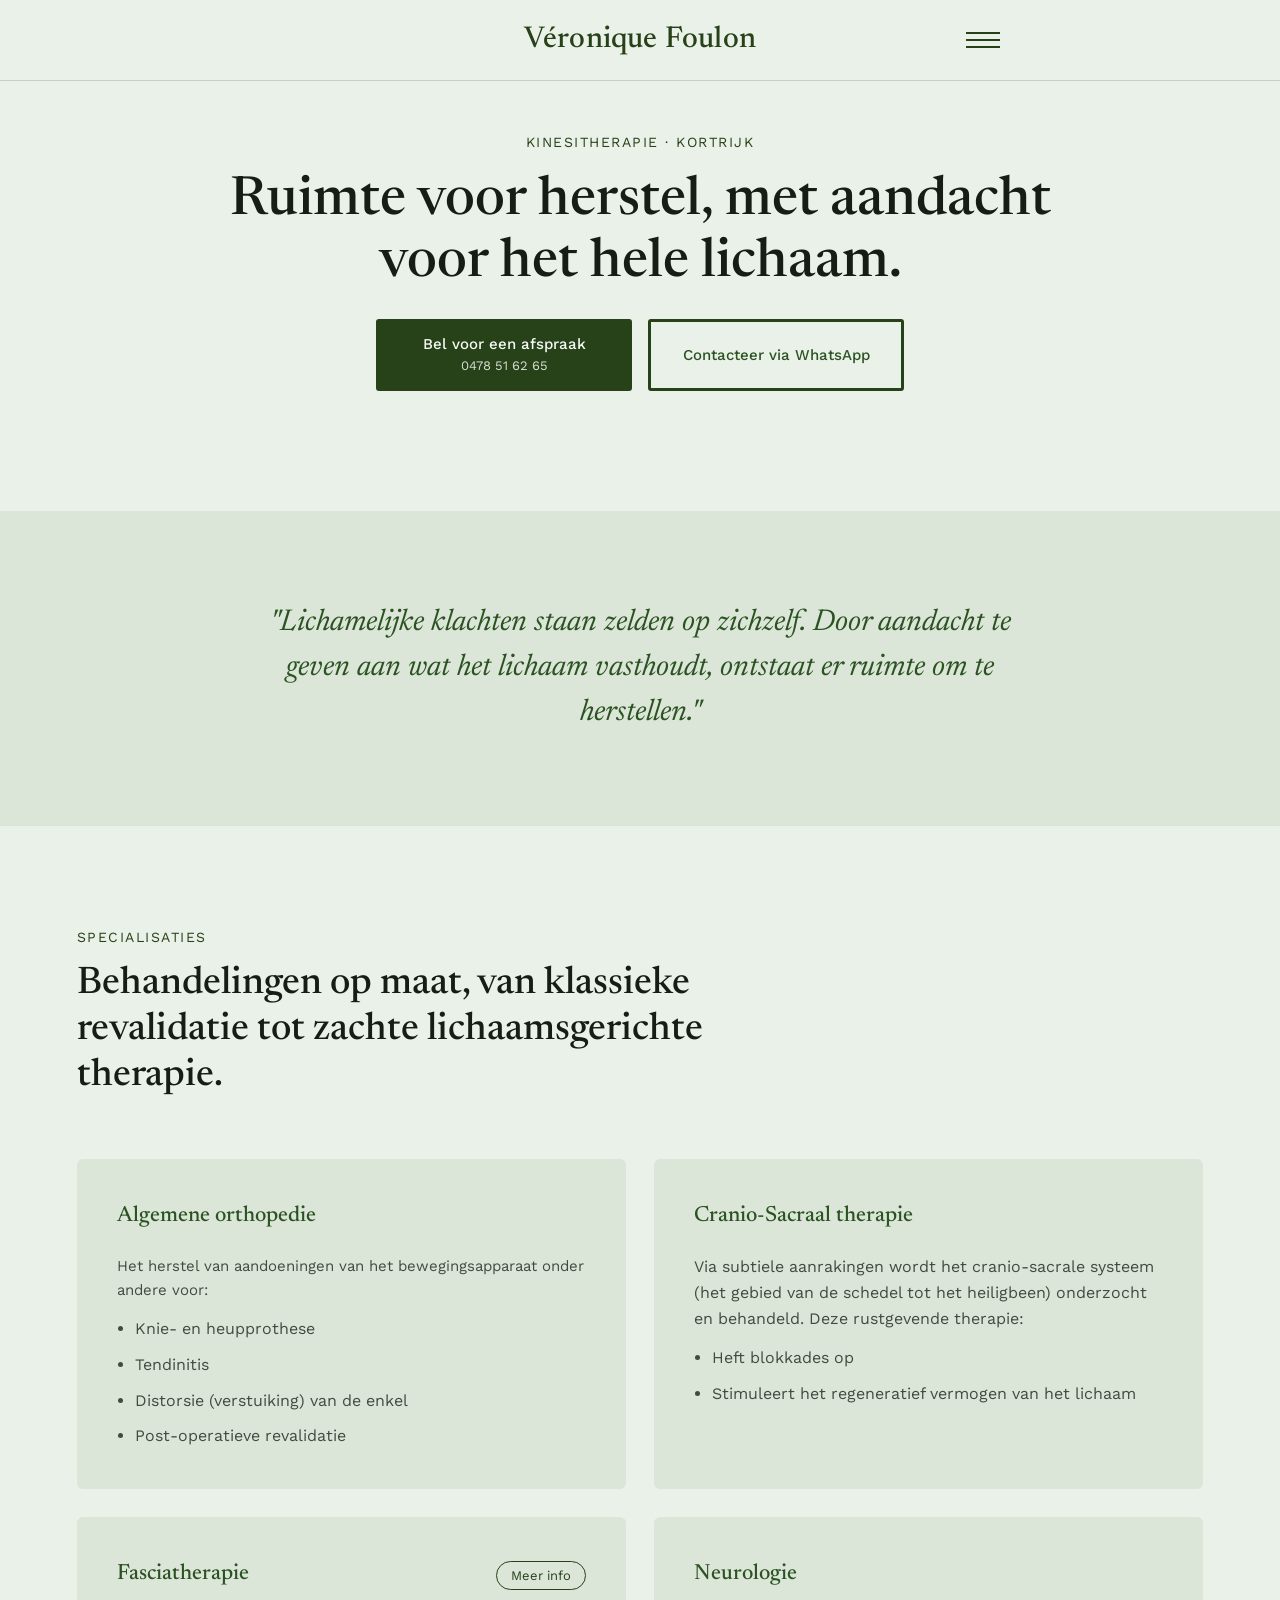
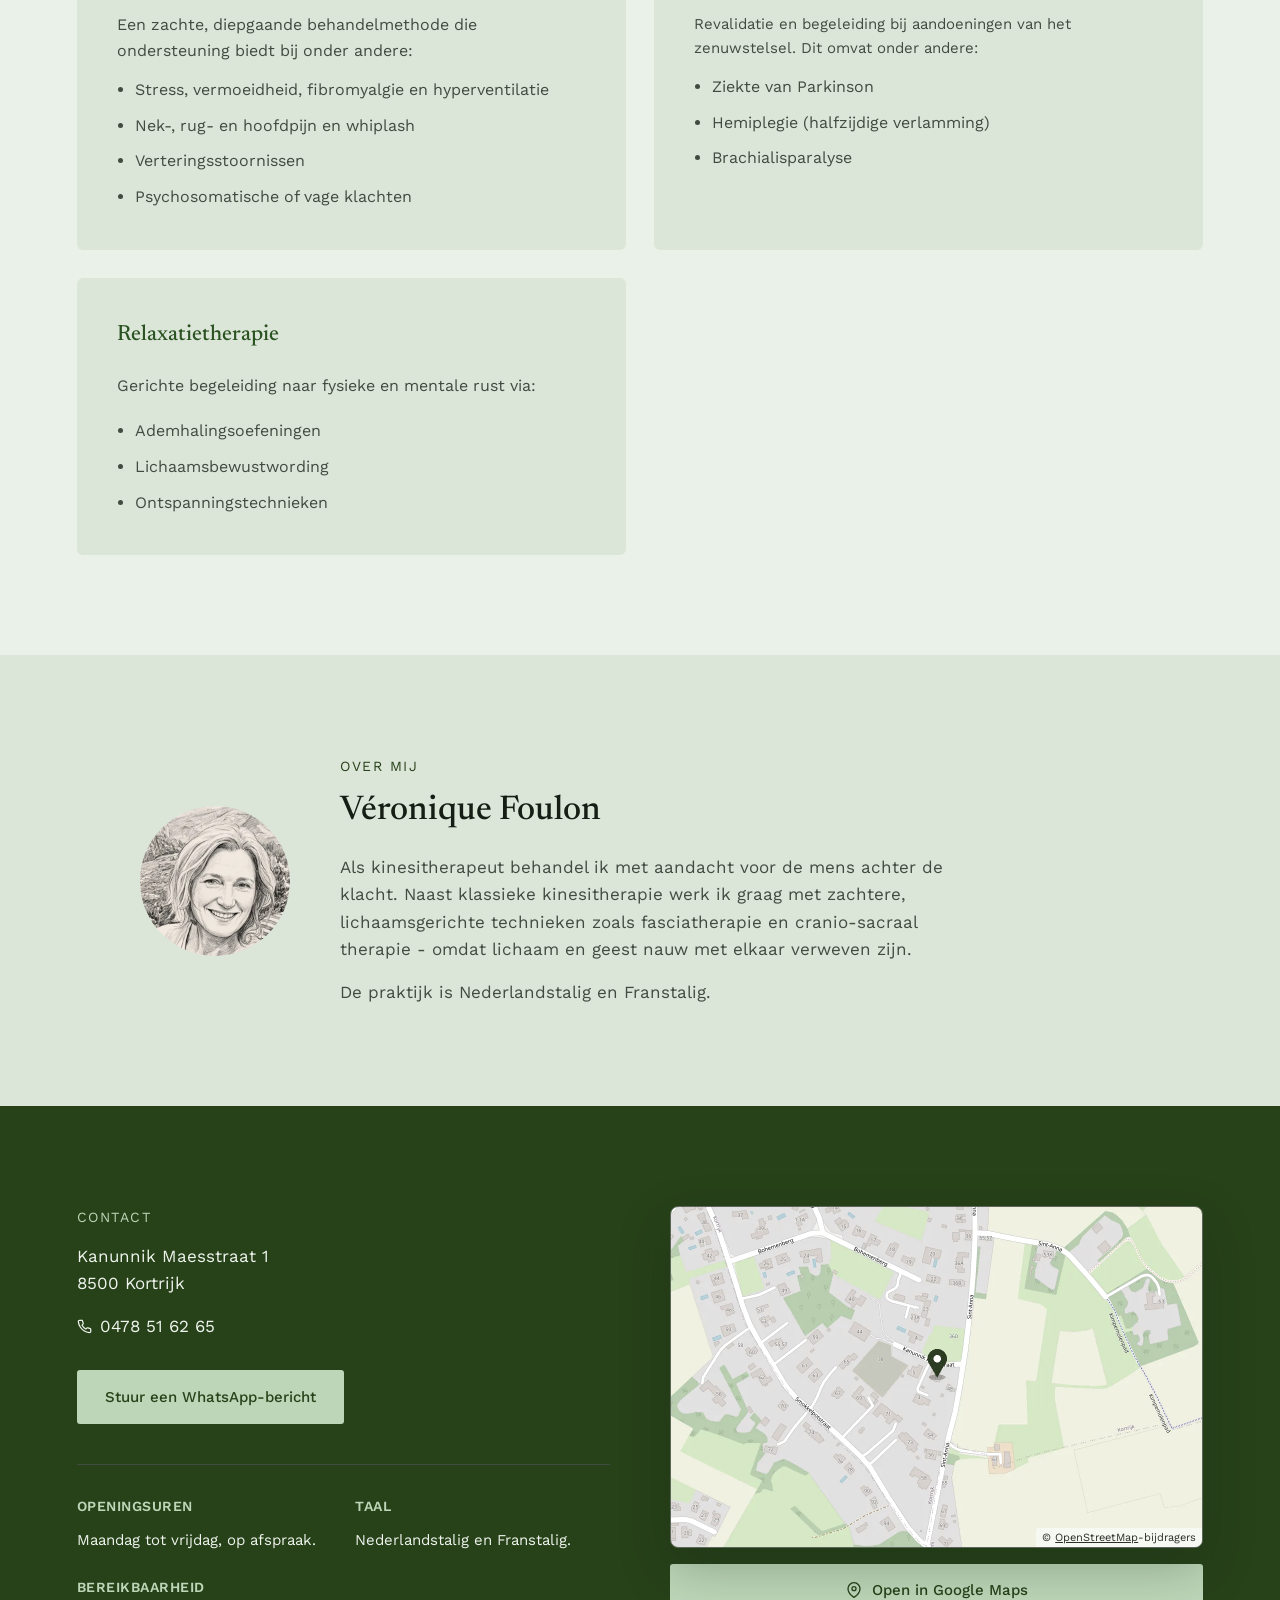
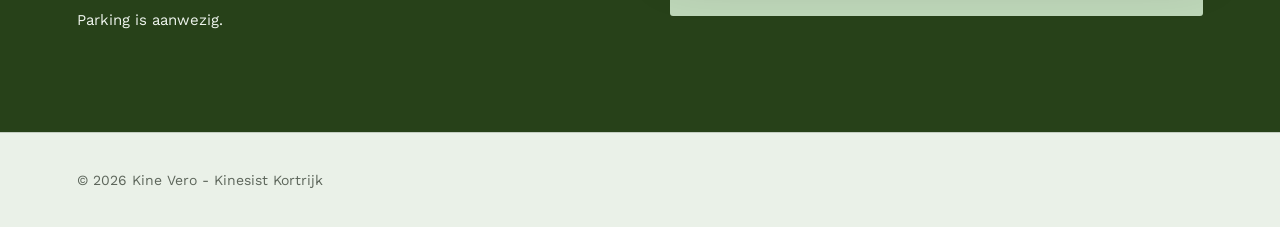
<file: docs/index.html>
<!DOCTYPE html>
<html lang="nl-BE">
<head>
<meta charset="utf-8">
<meta name="viewport" content="width=device-width, initial-scale=1">
<!-- ==================== SEO / GEO ==================== -->
<title>Kinesist Kortrijk - Véronique Foulon | Fasciatherapie</title>
<meta name="description" content="Kinesitherapie in Kortrijk: orthopedie, fasciatherapie, cranio-sacraal therapie, neurologie en relaxatie. Parking, op afspraak, Nederlands en Frans.">
<meta name="robots" content="index, follow, max-image-preview:large, max-snippet:-1">
<link rel="canonical" href="https://kine-vero.be/">
<meta name="author" content="Véronique Foulon">
<meta name="theme-color" content="#eaf1e8">

<!-- Open Graph / social -->
<meta property="og:type" content="website">
<meta property="og:locale" content="nl_BE">
<meta property="og:site_name" content="Véronique Foulon - Kinesitherapie">
<meta property="og:title" content="Kinesitherapie Kortrijk - Véronique Foulon | Fasciatherapie">
<meta property="og:description" content="Orthopedische revalidatie, fasciatherapie, cranio-sacraal therapie, neurologie en relaxatietherapie in Kortrijk. Op afspraak, Nederlands en Frans.">
<meta property="og:url" content="https://kine-vero.be/">
<meta property="og:image" content="https://kine-vero.be/assets/veronique-profielfoto.jpg">
<meta property="og:image:width" content="630">
<meta property="og:image:height" content="840">
<meta property="og:image:alt" content="Véronique Foulon, kinesitherapeut in Kortrijk">


<!-- Icons -->
<link rel="icon" href="/favicon.svg" type="image/svg+xml">

<!-- Lettertypes: zelf gehost (privacy: geen verbinding met Google Fonts) -->
<link rel="preload" href="assets/fonts/worksans-latin.woff2" as="font" type="font/woff2" crossorigin>
<link rel="preload" href="assets/fonts/newsreader-latin.woff2" as="font" type="font/woff2" crossorigin>
<link rel="stylesheet" href="assets/fonts/fonts.css">


<script type="application/ld+json">
{
  "@context": "https://schema.org",
  "@graph": [
    {
      "@type": "WebSite",
      "@id": "https://kine-vero.be/#website",
      "url": "https://kine-vero.be/",
      "name": "Véronique Foulon - Kinesitherapie",
      "inLanguage": "nl-BE",
      "publisher": { "@id": "https://kine-vero.be/#praktijk" }
    },
    {
      "@type": ["Physiotherapy", "MedicalClinic"],
      "@id": "https://kine-vero.be/#praktijk",
      "name": "Véronique Foulon - Kinesitherapie",
      "alternateName": "Kine Vero",
      "description": "Kinesitherapiepraktijk in Kortrijk met klassieke revalidatie en zachte, lichaamsgerichte technieken zoals fasciatherapie en cranio-sacraal therapie.",
      "slogan": "Ruimte voor herstel, met aandacht voor het hele lichaam.",
      "url": "https://kine-vero.be/",
      "telephone": "+32478516265",
      "image": "https://kine-vero.be/assets/veronique-profielfoto.jpg",
      "medicalSpecialty": "Physiotherapy",
      "address": {
        "@type": "PostalAddress",
        "streetAddress": "Kanunnik Maesstraat 1",
        "postalCode": "8500",
        "addressLocality": "Kortrijk",
        "addressRegion": "West-Vlaanderen",
        "addressCountry": "BE"
      },
      "geo": {
        "@type": "GeoCoordinates",
        "latitude": 50.7876504,
        "longitude": 3.2482861
      },
      "hasMap": "https://maps.google.com/?cid=3755959657822182281",
      "sameAs": [
        "https://maps.google.com/?cid=3755959657822182281",
        "https://maps.app.goo.gl/LtLHQtQEvgstW5Zx5"
      ],
      "areaServed": { "@type": "City", "name": "Kortrijk" },
      "availableLanguage": [
        { "@type": "Language", "name": "Nederlands", "alternateName": "nl-BE" },
        { "@type": "Language", "name": "Frans", "alternateName": "fr-BE" }
      ],
      "amenityFeature": {
        "@type": "LocationFeatureSpecification",
        "name": "Parking",
        "value": true
      },
      "employee": {
        "@type": "Person",
        "@id": "https://kine-vero.be/#veronique-foulon",
        "name": "Véronique Foulon",
        "jobTitle": "Kinesitherapeut",
        "image": "https://kine-vero.be/assets/veronique-profielfoto.jpg",
        "knowsLanguage": ["nl-BE", "fr-BE"]
      },
      "availableService": [
        {
          "@type": "MedicalTherapy",
          "name": "Algemene orthopedie",
          "description": "Het herstel van aandoeningen van het bewegingsapparaat, onder andere knie- en heupprothese, tendinitis, distorsie van de enkel en post-operatieve revalidatie."
        },
        {
          "@type": "MedicalTherapy",
          "name": "Cranio-sacraal therapie",
          "description": "Via subtiele aanrakingen wordt het cranio-sacrale systeem onderzocht en behandeld. Deze rustgevende therapie heft blokkades op en stimuleert het regeneratief vermogen van het lichaam."
        },
        {
          "@type": "MedicalTherapy",
          "name": "Fasciatherapie",
          "description": "Een zachte, diepgaande behandelmethode die ondersteuning biedt bij onder andere stress, vermoeidheid, fibromyalgie, hyperventilatie, nek-, rug- en hoofdpijn, whiplash, verteringsstoornissen en psychosomatische of vage klachten."
        },
        {
          "@type": "MedicalTherapy",
          "name": "Neurologie",
          "description": "Revalidatie en begeleiding bij aandoeningen van het zenuwstelsel, onder andere de ziekte van Parkinson, hemiplegie en brachialisparalyse."
        },
        {
          "@type": "MedicalTherapy",
          "name": "Relaxatietherapie",
          "description": "Gerichte begeleiding naar fysieke en mentale rust via ademhalingsoefeningen, lichaamsbewustwording en ontspanningstechnieken."
        }
      ]
    }
  ]
}
</script>
<!-- ================== EINDE SEO / GEO ================== -->

<style>
  :root { --hp: 50px 6vw 120px; --sp: 100px 6vw; --spec: minmax(0,1fr) minmax(0,1fr); --om: 150px 1fr; --co: minmax(0,1fr) minmax(0,1fr); --pw: 150px; --ompo: 1; --omto: 2; }
  @media (max-width: 760px) { :root { --hp: 40px 6vw 70px; --sp: 60px 6vw; --spec: 1fr; --om: 1fr; --co: 1fr; --pw: 90px; --ompo: 2; --omto: 1; } .merk { font-size: 24px !important; } }
  body { margin: 0; }
  a { color: #2b5322; text-decoration: none; }
  a:hover { color: #274119; }
  ::selection { background: oklch(85% 0.05 140); }
  .merk { font-size: 30px; }
  .foto { width: var(--pw); height: var(--pw); border-radius: 50%; object-fit: cover; object-position: center 20%; order: var(--ompo); justify-self: center; }
  .tip { display: none; }
  .fi:hover ~ .tip, .fi:focus ~ .tip { display: block; }
</style>
</head>
<body>
<div style="font-family: 'Work Sans', sans-serif; background: oklch(95% 0.014 140); color: oklch(24% 0.015 140); line-height: 1.6; overflow-x: hidden;">

  <!-- NAV -->
  <nav style="position: sticky; top: 0; z-index: 50; display: flex; flex-direction: column; align-items: center; gap: 16px; padding: 16px 4vw; background: oklch(95% 0.014 140 / 0.92); backdrop-filter: blur(8px); border-bottom: 1px solid oklch(84% 0.02 140);">
    <div style="display: flex; align-items: center; justify-content: center; gap: 14px; width: 100%; max-width: 720px; position: relative;">
      <a href="#top" class="merk" style="font-family: 'Newsreader', serif; font-weight: 500; color: #274119; letter-spacing: 0.2px; white-space: nowrap;">Véronique Foulon</a>
      <button id="menu-btn" aria-label="Menu" aria-expanded="false" aria-controls="nav-rij" style="position: absolute; right: 0; display: flex; flex-direction: column; justify-content: center; gap: 5px; width: 34px; height: 34px; background: none; border: none; cursor: pointer; padding: 0;">
        <span style="display: block; width: 100%; height: 2px; background: #274119;"></span>
        <span style="display: block; width: 100%; height: 2px; background: #274119;"></span>
        <span style="display: block; width: 100%; height: 2px; background: #274119;"></span>
      </button>
    </div>
    <div id="nav-rij" style="display: none; align-items: center; gap: clamp(6px, 2vw, 16px); flex-wrap: nowrap; justify-content: center; width: 100%; max-width: 720px;">
      <a href="#specialisaties" style="flex: 1 1 0; min-width: 0; text-align: center; font-size: clamp(9px, 2.6vw, 16px); color: #2b5322; border: 1.5px solid #274119; border-radius: 3px; padding: clamp(4px, 1.2vw, 8px) clamp(3px, 1vw, 12px); white-space: nowrap;"><b style="font-size: clamp(14px, 3.2vw, 18px)">Specialisaties</b></a>
      <a href="#over-mij" style="flex: 1 1 0; min-width: 0; text-align: center; font-size: clamp(9px, 2.6vw, 16px); color: #2b5322; border: 1.5px solid #274119; border-radius: 3px; padding: clamp(4px, 1.2vw, 8px) clamp(3px, 1vw, 12px); white-space: nowrap;"><b style="font-size: clamp(14px, 3.2vw, 18px)">Over mij</b></a>
      <a href="#contact" style="flex: 1 1 0; min-width: 0; text-align: center; font-size: clamp(9px, 2.6vw, 16px); color: #2b5322; border: 1.5px solid #274119; border-radius: 3px; padding: clamp(4px, 1.2vw, 8px) clamp(3px, 1vw, 12px); white-space: nowrap;"><b style="font-size: clamp(14px, 3.2vw, 18px)">Contact</b></a>
    </div>
  </nav>

  <main>
  <!-- HERO -->
  <section id="top" style="padding: var(--hp); max-width: 900px; margin: 0 auto; text-align: center;">
    <p style="font-size: 14px; letter-spacing: 1.5px; text-transform: uppercase; color: #274119; margin: 0 0 18px;">Kinesitherapie · Kortrijk</p>
    <h1 style="font-family: 'Newsreader', serif; font-size: clamp(36px, 4.2vw, 56px); font-weight: 500; line-height: 1.15; margin: 0 auto 24px; color: oklch(22% 0.02 140);">Ruimte voor herstel, met aandacht voor het hele lichaam.</h1>
    <div style="display: flex; gap: 16px; flex-wrap: wrap; justify-content: center;">
      <a href="tel:+32478516265" style="flex: 1 1 0; min-width: 180px; max-width: 210px; padding: 12px 20px; border: 3px solid #274119; background: #274119; color: oklch(98% 0.01 140); border-radius: 3px; font-size: 15px; font-weight: 500; text-align: center; line-height: 1.4;">Bel voor een afspraak<br><span style="font-size: 13px; font-weight: 400; opacity: 0.85;">0478 51 62 65</span></a>
      <a href="https://wa.me/32478516265" target="_blank" rel="noopener" style="flex: 1 1 0; min-width: 180px; max-width: 210px; display: flex; align-items: center; justify-content: center; padding: 12px 20px; border: 3px solid #274119; color: #2b5322; border-radius: 3px; font-size: 15px; font-weight: 500;">Contacteer via WhatsApp</a>
    </div>
  </section>

  <!-- VISIE -->
  <section style="background: oklch(91% 0.02 140); padding: 90px 6vw;">
    <div style="max-width: 760px; margin: 0 auto; text-align: center;">
      <p style="font-family: 'Newsreader', serif; font-style: italic; font-size: clamp(22px, 2.4vw, 30px); line-height: 1.5; color: #2b5322; margin: 0;">"Lichamelijke klachten staan zelden op zichzelf. Door aandacht te geven aan wat het lichaam vasthoudt, ontstaat er ruimte om te herstellen."</p>
    </div>
  </section>

  <!-- SPECIALISATIES -->
  <section id="specialisaties" style="padding: var(--sp); max-width: 1200px; margin: 0 auto;">
    <div style="max-width: 640px; margin: 0 0 60px;">
      <h2 style="font-family: inherit; font-size: 14px; font-weight: 400; letter-spacing: 1.5px; text-transform: uppercase; color: #274119; margin: 0 0 14px;">Specialisaties</h2>
      <p style="font-family: 'Newsreader', serif; font-size: clamp(28px, 3vw, 38px); font-weight: 500; line-height: 1.2; margin: 0; color: oklch(22% 0.02 140);">Behandelingen op maat, van klassieke revalidatie tot zachte lichaamsgerichte therapie.</p>
    </div>

    <div style="display: grid; grid-template-columns: var(--spec); gap: 28px;">
      <div style="background: oklch(91% 0.02 140); border-radius: 6px; padding: 40px;">
        <h3 style="font-family: 'Newsreader', serif; font-size: 22px; font-weight: 500; margin: 0 0 20px; color: #2b5322;">Algemene orthopedie</h3>
        <p style="color: oklch(40% 0.02 140); font-size: 15px; margin: 0 0 14px;">Het herstel van aandoeningen van het bewegingsapparaat onder andere voor:</p>
        <ul style="margin: 0; padding: 0 0 0 18px; color: oklch(40% 0.02 140); font-size: 16px;">
          <li style="margin-bottom: 10px;">Knie- en heupprothese</li>
          <li style="margin-bottom: 10px;">Tendinitis</li>
          <li style="margin-bottom: 10px;">Distorsie (verstuiking) van de enkel</li>
          <li>Post-operatieve revalidatie</li>
        </ul>
      </div>
      <div style="background: oklch(91% 0.02 140); border-radius: 6px; padding: 40px;">
        <h3 style="font-family: 'Newsreader', serif; font-size: 22px; font-weight: 500; margin: 0 0 20px; color: #2b5322;">Cranio-Sacraal therapie</h3>
        <p style="color: oklch(40% 0.02 140); font-size: 16px; margin: 0 0 14px;">Via subtiele aanrakingen wordt het cranio-sacrale systeem (het gebied van de schedel tot het heiligbeen) onderzocht en behandeld. Deze rustgevende therapie:</p>
        <ul style="margin: 0; padding: 0 0 0 18px; color: oklch(40% 0.02 140); font-size: 16px;">
          <li style="margin-bottom: 10px;">Heft blokkades op</li>
          <li>Stimuleert het regeneratief vermogen van het lichaam</li>
        </ul>
      </div>
      <div style="position: relative; background: oklch(91% 0.02 140); border-radius: 6px; padding: 40px;">
        <div style="display: flex; align-items: center; justify-content: space-between; gap: 12px; margin-bottom: 20px; position: relative;">
          <h3 style="font-family: 'Newsreader', serif; font-size: 22px; font-weight: 500; margin: 0; color: #2b5322;">Fasciatherapie</h3>
          <span class="fi" tabindex="0" style="cursor: default; flex-shrink: 0;">
            <span style="font-size: 13px; color: #274119; border: 1.5px solid #274119; border-radius: 999px; padding: 6px 14px; white-space: nowrap;">Meer info</span>
          </span>
          <div class="tip" style="position: absolute; top: 34px; right: 0; z-index: 10; width: 260px; background: #274119; color: oklch(96% 0.01 140); font-family: 'Work Sans', sans-serif; font-weight: 400; font-size: 14px; line-height: 1.5; padding: 14px 16px; border-radius: 6px; box-shadow: 0 8px 24px oklch(25% 0.04 140 / 0.22);">Zachte manuele therapie die inwerkt op het bindweefsel (fascia) om spanningen los te maken en de doorbloeding te verbeteren.</div>
        </div>
        <p style="color: oklch(40% 0.02 140); font-size: 16px; margin: 0 0 14px;">Een zachte, diepgaande behandelmethode die ondersteuning biedt bij onder andere:</p>
        <ul style="margin: 0; padding: 0 0 0 18px; color: oklch(40% 0.02 140); font-size: 16px;">
          <li style="margin-bottom: 10px;">Stress, vermoeidheid, fibromyalgie en hyperventilatie</li>
          <li style="margin-bottom: 10px;">Nek-, rug- en hoofdpijn en whiplash</li>
          <li style="margin-bottom: 10px;">Verteringsstoornissen</li>
          <li>Psychosomatische of vage klachten</li>
        </ul>
      </div>
      <div style="background: oklch(91% 0.02 140); border-radius: 6px; padding: 40px;">
        <h3 style="font-family: 'Newsreader', serif; font-size: 22px; font-weight: 500; margin: 0 0 20px; color: #2b5322;">Neurologie</h3>
        <p style="color: oklch(40% 0.02 140); font-size: 15px; margin: 0 0 14px;">Revalidatie en begeleiding bij aandoeningen van het zenuwstelsel. Dit omvat onder andere:</p>
        <ul style="margin: 0; padding: 0 0 0 18px; color: oklch(40% 0.02 140); font-size: 16px;">
          <li style="margin-bottom: 10px;">Ziekte van Parkinson</li>
          <li style="margin-bottom: 10px;">Hemiplegie (halfzijdige verlamming)</li>
          <li>Brachialisparalyse</li>
        </ul>
      </div>
      <div style="background: oklch(91% 0.02 140); border-radius: 6px; padding: 40px;">
        <h3 style="font-family: 'Newsreader', serif; font-size: 22px; font-weight: 500; margin: 0 0 20px; color: #2b5322;">Relaxatietherapie</h3>
        <p style="color: oklch(40% 0.02 140); font-size: 16px; margin: 0 0 20px;">Gerichte begeleiding naar fysieke en mentale rust via:</p>
        <ul style="margin: 0; padding: 0 0 0 18px; color: oklch(40% 0.02 140); font-size: 16px;">
          <li style="margin-bottom: 10px;">Ademhalingsoefeningen</li>
          <li style="margin-bottom: 10px;">Lichaamsbewustwording</li>
          <li>Ontspanningstechnieken</li>
        </ul>
      </div>
    </div>
  </section>

  <!-- OVER MIJ -->
  <section id="over-mij" style="background: oklch(91% 0.02 140); padding: var(--sp);">
    <div style="max-width: 1000px; margin: 0 auto; display: grid; grid-template-columns: var(--om); gap: 50px; align-items: center;">
      
        <img class="foto" src="assets/veronique-profielfoto-450.webp" alt="Véronique Foulon, kinesitherapeut in Kortrijk" width="450" height="600" decoding="async">
      
      <div style="order: var(--omto);">
        <h2 style="font-family: inherit; font-size: 14px; font-weight: 400; letter-spacing: 1.5px; text-transform: uppercase; color: #274119; margin: 0 0 14px;">Over mij</h2>
        <p style="font-family: 'Newsreader', serif; font-size: clamp(26px, 2.8vw, 34px); font-weight: 500; line-height: 1.2; margin: 0 0 22px; color: oklch(22% 0.02 140);">Véronique Foulon</p>
        <p style="color: oklch(40% 0.02 140); font-size: 17px; margin: 0 0 16px; max-width: 620px;">Als kinesitherapeut behandel ik met aandacht voor de mens achter de klacht. Naast klassieke kinesitherapie werk ik graag met zachtere, lichaamsgerichte technieken zoals fasciatherapie en cranio-sacraal therapie - omdat lichaam en geest nauw met elkaar verweven zijn.</p>
        <p style="color: oklch(40% 0.02 140); font-size: 17px; margin: 0; max-width: 620px;">De praktijk is Nederlandstalig en Franstalig.</p>
      </div>
    </div>
  </section>

  <!-- PRAKTISCH & CONTACT -->
  <section id="contact" style="background: #274119; padding: var(--sp); color: oklch(96% 0.01 140);">
    <div style="max-width: 1200px; margin: 0 auto; display: grid; grid-template-columns: var(--co); gap: 60px; align-items: start;">
      <div>
        <h2 style="font-size: 14px; font-weight: 400; letter-spacing: 1.5px; text-transform: uppercase; color: oklch(85% 0.05 140); margin: 0 0 14px;">Contact</h2>
                <div style="display: flex; flex-direction: column; gap: 16px; font-size: 17px;">
          <p style="margin: 0;">Kanunnik Maesstraat 1<br>8500 Kortrijk</p>
          <p style="margin: 0; display: flex; align-items: center; gap: 8px;">
            <svg width="15" height="15" viewBox="0 0 24 24" fill="none" stroke="currentColor" stroke-width="2" stroke-linecap="round" stroke-linejoin="round" style="flex-shrink: 0;"><path d="M22 16.92v3a2 2 0 0 1-2.18 2 19.79 19.79 0 0 1-8.63-3.07 19.5 19.5 0 0 1-6-6 19.79 19.79 0 0 1-3.07-8.67A2 2 0 0 1 4.11 2h3a2 2 0 0 1 2 1.72c.127.96.362 1.903.7 2.81a2 2 0 0 1-.45 2.11L8.09 9.91a16 16 0 0 0 6 6l1.27-1.27a2 2 0 0 1 2.11-.45c.907.338 1.85.573 2.81.7A2 2 0 0 1 22 16.92z"></path></svg>
            <a href="tel:+32478516265" style="color: oklch(96% 0.01 140);">0478 51 62 65</a>
          </p>
        </div>
        <a href="https://wa.me/32478516265?text=Hallo%2C%20ik%20ben%20X%20en%20zou%20graag%20een%20afspraak%20maken%20omwille%20van%20X.%0AGroeten%2C%0AX" target="_blank" rel="noopener" style="display: inline-block; margin-top: 30px; padding: 15px 28px; background: oklch(85% 0.05 140); color: #274119; border-radius: 3px; font-size: 15px; font-weight: 500;">Stuur een WhatsApp-bericht</a>
        <div style="display: grid; grid-template-columns: 1fr 1fr; gap: 24px; margin-top: 40px; padding-top: 30px; border-top: 1px solid oklch(40% 0.02 140);">
          <div>
            <h3 style="font-size: 14px; letter-spacing: 0.5px; text-transform: uppercase; color: oklch(85% 0.05 140); margin: 0 0 10px;">Openingsuren</h3>
            <p style="margin: 0; font-size: 15px;">Maandag tot vrijdag, op afspraak.</p>
          </div>
          <div>
            <h3 style="font-size: 14px; letter-spacing: 0.5px; text-transform: uppercase; color: oklch(85% 0.05 140); margin: 0 0 10px;">Taal</h3>
            <p style="margin: 0; font-size: 15px;">Nederlandstalig en Franstalig.</p>
          </div>
          <div>
            <h3 style="font-size: 14px; letter-spacing: 0.5px; text-transform: uppercase; color: oklch(85% 0.05 140); margin: 0 0 10px;">Bereikbaarheid</h3>
            <p style="margin: 0; font-size: 15px;">Parking is aanwezig.</p>
          </div>
        </div>
      </div>
      
        <div>
          <div style="position: relative; border-radius: 8px; overflow: hidden; box-shadow: 0 20px 50px oklch(25% 0.04 140 / 0.28); border: 1px solid oklch(50% 0.02 140);">
            <!-- Statische kaart (zelf gehost, geen verbinding met Google bij het laden). Klik opent Google Maps. -->
            <a href="https://maps.app.goo.gl/H7JmxQB6uwbY7vcf8" target="_blank" rel="noopener" aria-label="Locatie Kanunnik Maesstraat 1, Kortrijk - open in Google Maps" style="display: block;">
              <img src="assets/kaart-kortrijk.webp" alt="Kaart met de locatie van de praktijk: Kanunnik Maesstraat 1, 8500 Kortrijk" width="700" height="340" loading="lazy" decoding="async" style="width: 100%; height: 340px; object-fit: cover; object-position: center; border: 0; display: block; filter: saturate(0.6) contrast(1.02);">
            </a>
            <span style="position: absolute; right: 0; bottom: 0; background: oklch(98% 0.005 140 / 0.85); color: oklch(30% 0.015 140); font-size: 11px; line-height: 1.4; padding: 2px 6px; border-top-left-radius: 3px;">© <a href="https://www.openstreetmap.org/copyright" target="_blank" rel="noopener" style="color: inherit; text-decoration: underline;">OpenStreetMap</a>-bijdragers</span>
          </div>
          <a href="https://maps.app.goo.gl/H7JmxQB6uwbY7vcf8" target="_blank" rel="noopener" style="margin-top: 16px; display: flex; align-items: center; justify-content: center; gap: 10px; background: oklch(85% 0.05 140); color: #274119; font-size: 15px; font-weight: 500; padding: 14px 20px; border-radius: 3px; text-decoration: none;">
            <svg width="16" height="16" viewBox="0 0 24 24" fill="none" stroke="currentColor" stroke-width="2" stroke-linecap="round" stroke-linejoin="round"><path d="M21 10c0 7-9 13-9 13s-9-6-9-13a9 9 0 1 1 18 0z"></path><circle cx="12" cy="10" r="3"></circle></svg>
            Open in Google Maps
          </a>
        </div>
      
    </div>
  </section>

  </main>

  <!-- FOOTER -->
  <footer style="padding: 36px 6vw; background: oklch(95% 0.014 140); border-top: 1px solid oklch(84% 0.02 140); display: flex; justify-content: space-between; flex-wrap: wrap; gap: 12px;">
    <p style="margin: 0; font-size: 14px; color: oklch(50% 0.02 140);">© 2026 Kine Vero - Kinesist Kortrijk</p>
  </footer>

</div>
<script>
(function(){var b=document.getElementById('menu-btn'),r=document.getElementById('nav-rij');
b.addEventListener('click',function(){var o=r.style.display==='none';r.style.display=o?'flex':'none';b.setAttribute('aria-expanded',o);});})();
</script>
</body>
</html>
</file>
<file: docs/assets/fonts/fonts.css>
/* Zelf gehoste lettertypes (Newsreader + Work Sans, SIL Open Font License).
   Exact dezelfde woff2-bestanden en unicode-ranges als Google Fonts levert,
   zodat er bij het laden van de pagina geen verbinding met Google nodig is. */
/* latin-ext */
@font-face {
  font-family: 'Newsreader';
  font-style: italic;
  font-weight: 400;
  font-display: swap;
  src: url(newsreader-italic-latin-ext.woff2) format('woff2');
  unicode-range: U+0100-02BA, U+02BD-02C5, U+02C7-02CC, U+02CE-02D7, U+02DD-02FF, U+0304, U+0308, U+0329, U+1D00-1DBF, U+1E00-1E9F, U+1EF2-1EFF, U+2020, U+20A0-20AB, U+20AD-20C4, U+2113, U+2C60-2C7F, U+A720-A7FF;
}
/* latin */
@font-face {
  font-family: 'Newsreader';
  font-style: italic;
  font-weight: 400;
  font-display: swap;
  src: url(newsreader-italic-latin.woff2) format('woff2');
  unicode-range: U+0000-00FF, U+0131, U+0152-0153, U+02BB-02BC, U+02C6, U+02DA, U+02DC, U+0304, U+0308, U+0329, U+2000-206F, U+20AC, U+2122, U+2191, U+2193, U+2212, U+2215, U+FEFF, U+FFFD;
}
/* latin-ext */
@font-face {
  font-family: 'Newsreader';
  font-style: normal;
  font-weight: 400;
  font-display: swap;
  src: url(newsreader-latin-ext.woff2) format('woff2');
  unicode-range: U+0100-02BA, U+02BD-02C5, U+02C7-02CC, U+02CE-02D7, U+02DD-02FF, U+0304, U+0308, U+0329, U+1D00-1DBF, U+1E00-1E9F, U+1EF2-1EFF, U+2020, U+20A0-20AB, U+20AD-20C4, U+2113, U+2C60-2C7F, U+A720-A7FF;
}
/* latin */
@font-face {
  font-family: 'Newsreader';
  font-style: normal;
  font-weight: 400;
  font-display: swap;
  src: url(newsreader-latin.woff2) format('woff2');
  unicode-range: U+0000-00FF, U+0131, U+0152-0153, U+02BB-02BC, U+02C6, U+02DA, U+02DC, U+0304, U+0308, U+0329, U+2000-206F, U+20AC, U+2122, U+2191, U+2193, U+2212, U+2215, U+FEFF, U+FFFD;
}
/* latin-ext */
@font-face {
  font-family: 'Newsreader';
  font-style: normal;
  font-weight: 500;
  font-display: swap;
  src: url(newsreader-latin-ext.woff2) format('woff2');
  unicode-range: U+0100-02BA, U+02BD-02C5, U+02C7-02CC, U+02CE-02D7, U+02DD-02FF, U+0304, U+0308, U+0329, U+1D00-1DBF, U+1E00-1E9F, U+1EF2-1EFF, U+2020, U+20A0-20AB, U+20AD-20C4, U+2113, U+2C60-2C7F, U+A720-A7FF;
}
/* latin */
@font-face {
  font-family: 'Newsreader';
  font-style: normal;
  font-weight: 500;
  font-display: swap;
  src: url(newsreader-latin.woff2) format('woff2');
  unicode-range: U+0000-00FF, U+0131, U+0152-0153, U+02BB-02BC, U+02C6, U+02DA, U+02DC, U+0304, U+0308, U+0329, U+2000-206F, U+20AC, U+2122, U+2191, U+2193, U+2212, U+2215, U+FEFF, U+FFFD;
}
/* latin-ext */
@font-face {
  font-family: 'Newsreader';
  font-style: normal;
  font-weight: 600;
  font-display: swap;
  src: url(newsreader-latin-ext.woff2) format('woff2');
  unicode-range: U+0100-02BA, U+02BD-02C5, U+02C7-02CC, U+02CE-02D7, U+02DD-02FF, U+0304, U+0308, U+0329, U+1D00-1DBF, U+1E00-1E9F, U+1EF2-1EFF, U+2020, U+20A0-20AB, U+20AD-20C4, U+2113, U+2C60-2C7F, U+A720-A7FF;
}
/* latin */
@font-face {
  font-family: 'Newsreader';
  font-style: normal;
  font-weight: 600;
  font-display: swap;
  src: url(newsreader-latin.woff2) format('woff2');
  unicode-range: U+0000-00FF, U+0131, U+0152-0153, U+02BB-02BC, U+02C6, U+02DA, U+02DC, U+0304, U+0308, U+0329, U+2000-206F, U+20AC, U+2122, U+2191, U+2193, U+2212, U+2215, U+FEFF, U+FFFD;
}
/* latin-ext */
@font-face {
  font-family: 'Work Sans';
  font-style: normal;
  font-weight: 300;
  font-display: swap;
  src: url(worksans-latin-ext.woff2) format('woff2');
  unicode-range: U+0100-02BA, U+02BD-02C5, U+02C7-02CC, U+02CE-02D7, U+02DD-02FF, U+0304, U+0308, U+0329, U+1D00-1DBF, U+1E00-1E9F, U+1EF2-1EFF, U+2020, U+20A0-20AB, U+20AD-20C4, U+2113, U+2C60-2C7F, U+A720-A7FF;
}
/* latin */
@font-face {
  font-family: 'Work Sans';
  font-style: normal;
  font-weight: 300;
  font-display: swap;
  src: url(worksans-latin.woff2) format('woff2');
  unicode-range: U+0000-00FF, U+0131, U+0152-0153, U+02BB-02BC, U+02C6, U+02DA, U+02DC, U+0304, U+0308, U+0329, U+2000-206F, U+20AC, U+2122, U+2191, U+2193, U+2212, U+2215, U+FEFF, U+FFFD;
}
/* latin-ext */
@font-face {
  font-family: 'Work Sans';
  font-style: normal;
  font-weight: 400;
  font-display: swap;
  src: url(worksans-latin-ext.woff2) format('woff2');
  unicode-range: U+0100-02BA, U+02BD-02C5, U+02C7-02CC, U+02CE-02D7, U+02DD-02FF, U+0304, U+0308, U+0329, U+1D00-1DBF, U+1E00-1E9F, U+1EF2-1EFF, U+2020, U+20A0-20AB, U+20AD-20C4, U+2113, U+2C60-2C7F, U+A720-A7FF;
}
/* latin */
@font-face {
  font-family: 'Work Sans';
  font-style: normal;
  font-weight: 400;
  font-display: swap;
  src: url(worksans-latin.woff2) format('woff2');
  unicode-range: U+0000-00FF, U+0131, U+0152-0153, U+02BB-02BC, U+02C6, U+02DA, U+02DC, U+0304, U+0308, U+0329, U+2000-206F, U+20AC, U+2122, U+2191, U+2193, U+2212, U+2215, U+FEFF, U+FFFD;
}
/* latin-ext */
@font-face {
  font-family: 'Work Sans';
  font-style: normal;
  font-weight: 500;
  font-display: swap;
  src: url(worksans-latin-ext.woff2) format('woff2');
  unicode-range: U+0100-02BA, U+02BD-02C5, U+02C7-02CC, U+02CE-02D7, U+02DD-02FF, U+0304, U+0308, U+0329, U+1D00-1DBF, U+1E00-1E9F, U+1EF2-1EFF, U+2020, U+20A0-20AB, U+20AD-20C4, U+2113, U+2C60-2C7F, U+A720-A7FF;
}
/* latin */
@font-face {
  font-family: 'Work Sans';
  font-style: normal;
  font-weight: 500;
  font-display: swap;
  src: url(worksans-latin.woff2) format('woff2');
  unicode-range: U+0000-00FF, U+0131, U+0152-0153, U+02BB-02BC, U+02C6, U+02DA, U+02DC, U+0304, U+0308, U+0329, U+2000-206F, U+20AC, U+2122, U+2191, U+2193, U+2212, U+2215, U+FEFF, U+FFFD;
}
/* latin-ext */
@font-face {
  font-family: 'Work Sans';
  font-style: normal;
  font-weight: 600;
  font-display: swap;
  src: url(worksans-latin-ext.woff2) format('woff2');
  unicode-range: U+0100-02BA, U+02BD-02C5, U+02C7-02CC, U+02CE-02D7, U+02DD-02FF, U+0304, U+0308, U+0329, U+1D00-1DBF, U+1E00-1E9F, U+1EF2-1EFF, U+2020, U+20A0-20AB, U+20AD-20C4, U+2113, U+2C60-2C7F, U+A720-A7FF;
}
/* latin */
@font-face {
  font-family: 'Work Sans';
  font-style: normal;
  font-weight: 600;
  font-display: swap;
  src: url(worksans-latin.woff2) format('woff2');
  unicode-range: U+0000-00FF, U+0131, U+0152-0153, U+02BB-02BC, U+02C6, U+02DA, U+02DC, U+0304, U+0308, U+0329, U+2000-206F, U+20AC, U+2122, U+2191, U+2193, U+2212, U+2215, U+FEFF, U+FFFD;
}
</file>
